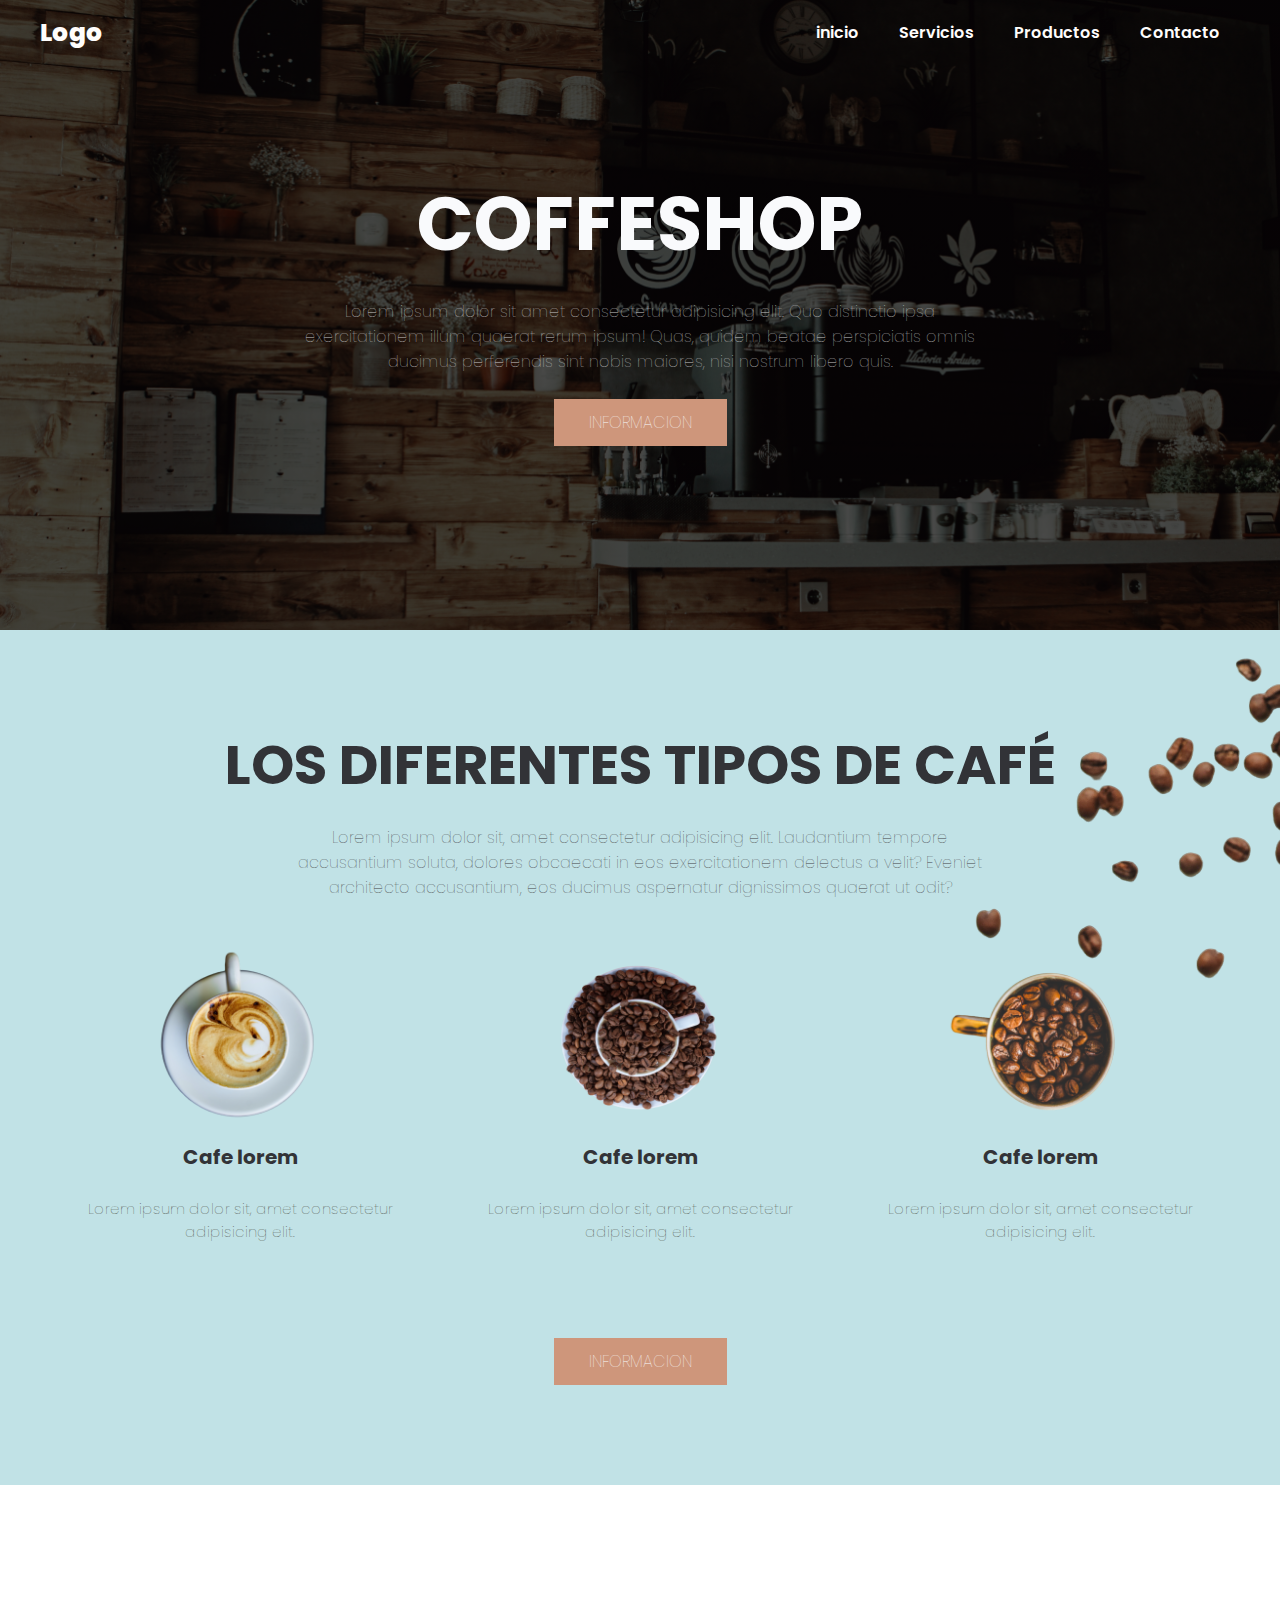
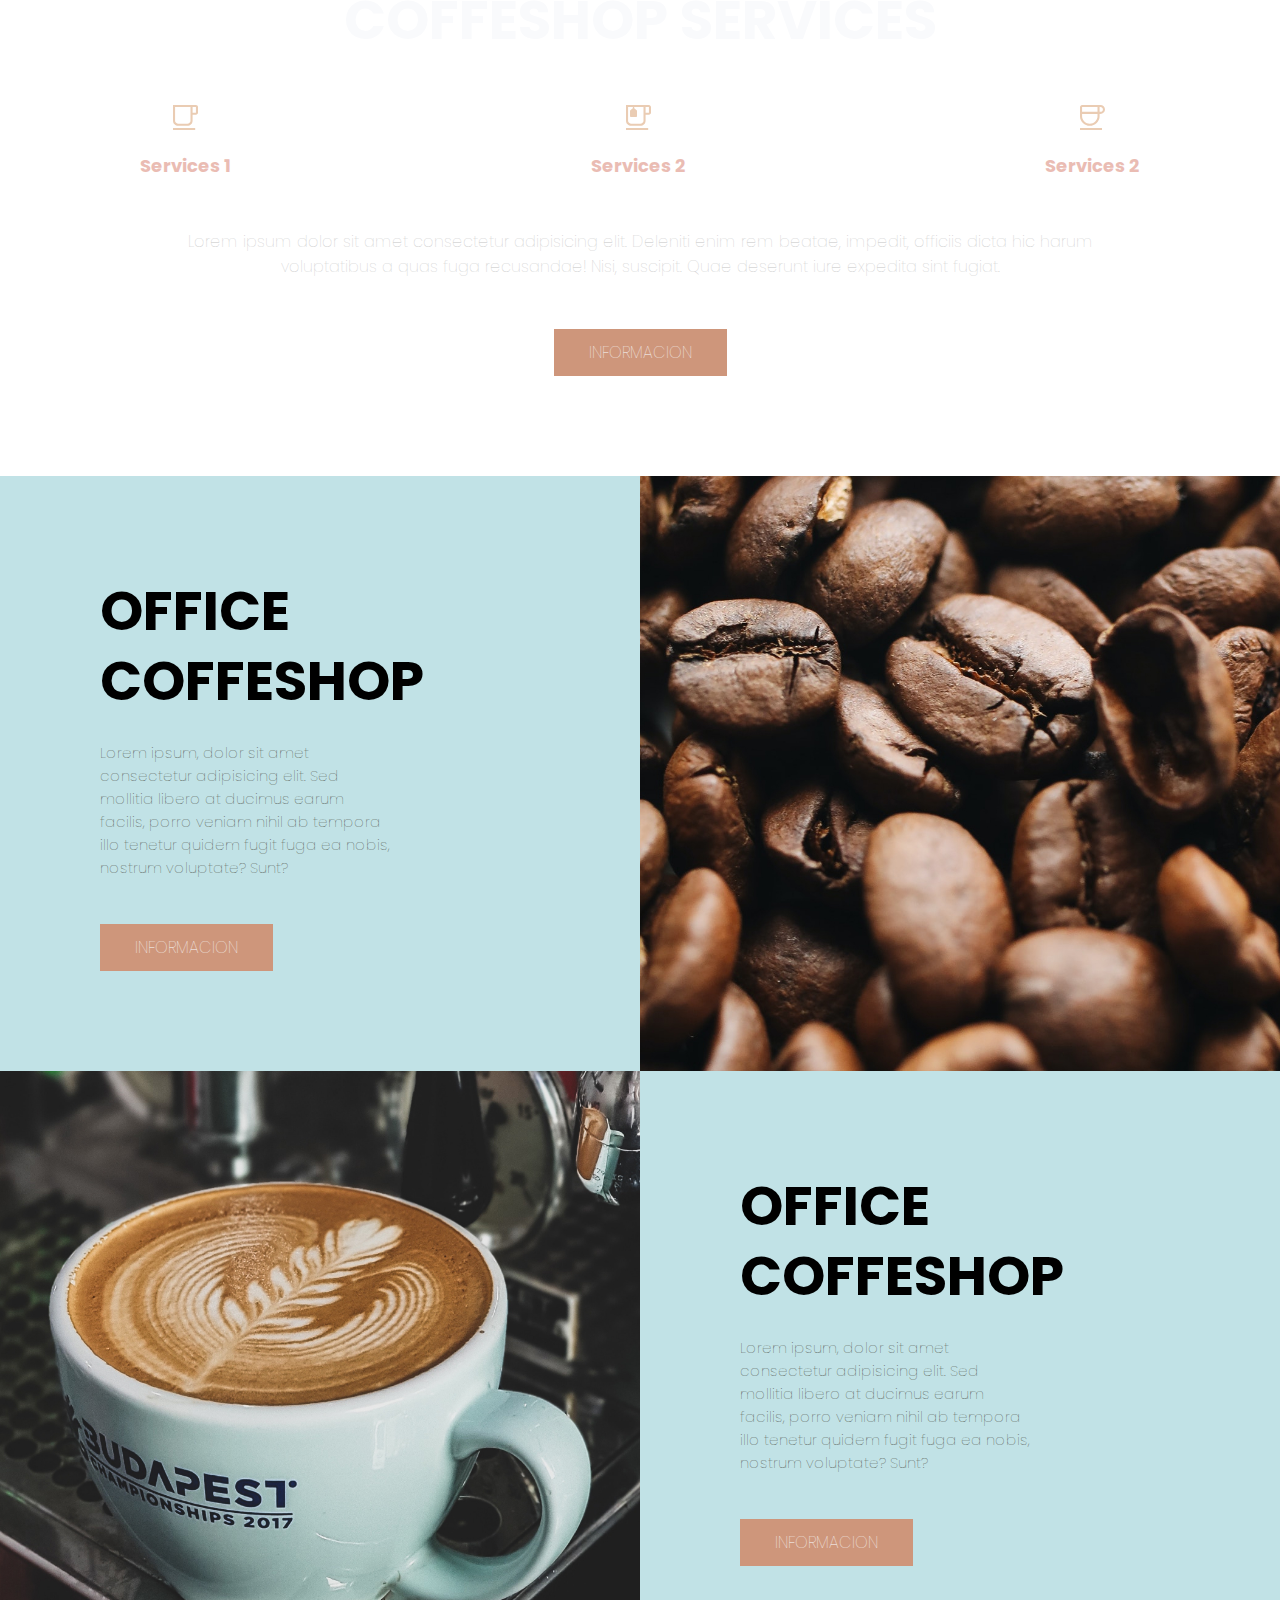
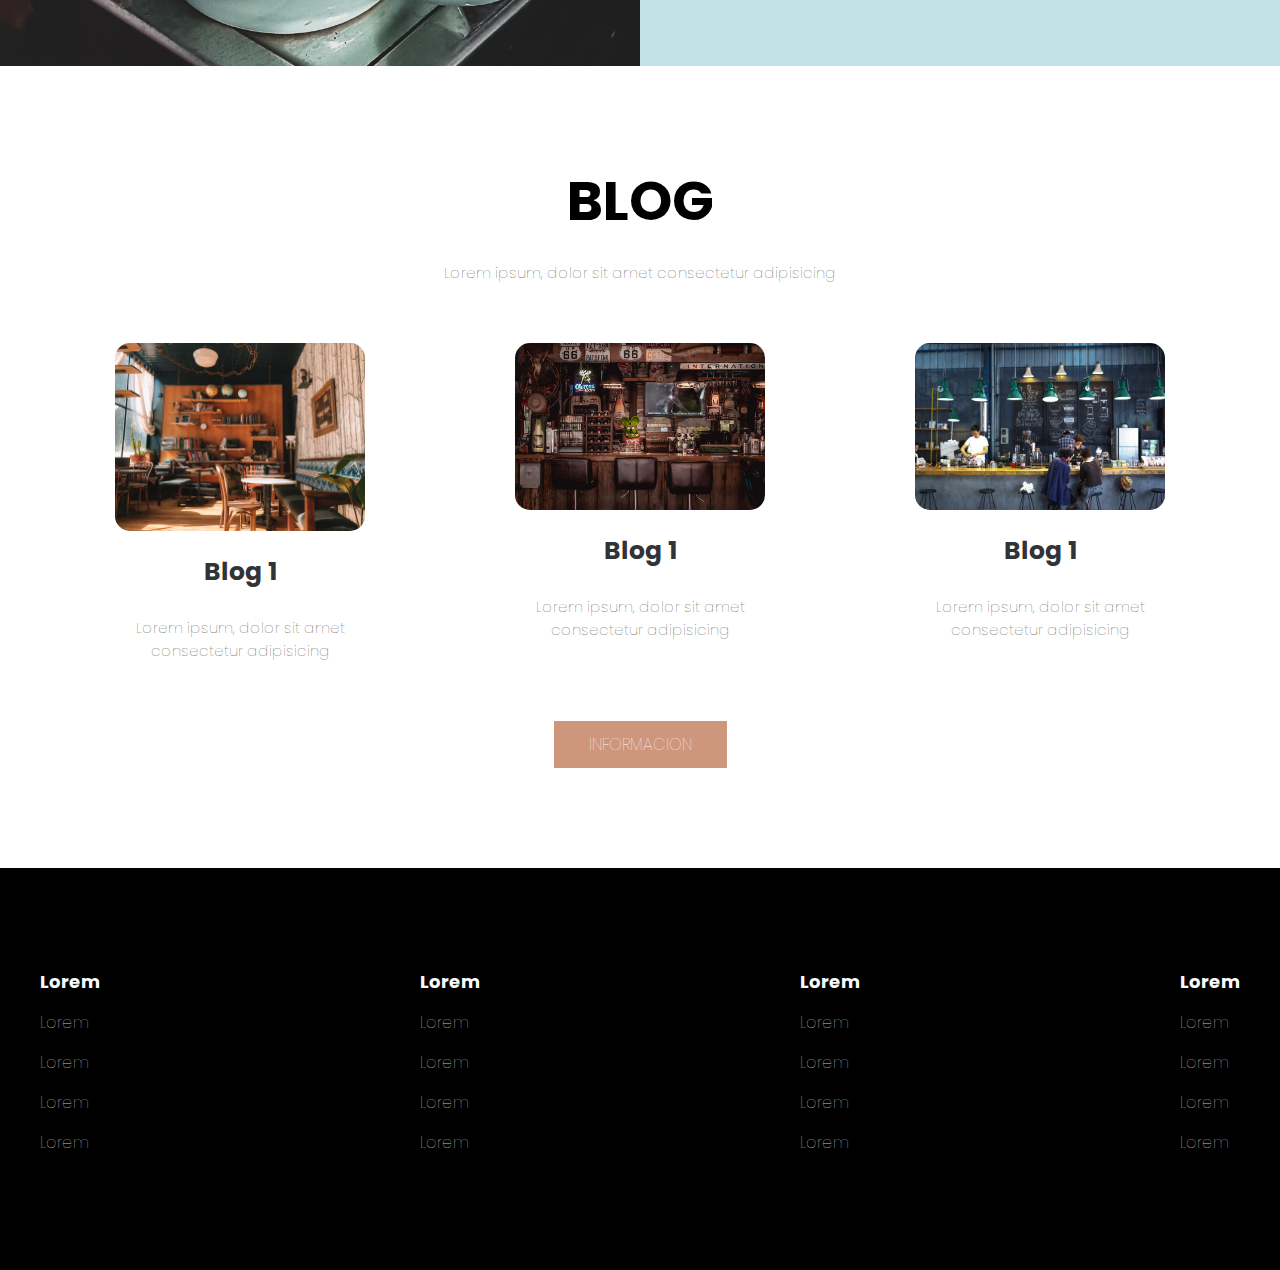
<file: coffeshop/index.html>
<!DOCTYPE html>
<html lang="en">
<head>
    <meta charset="UTF-8">
    <meta name="viewport" content="width=device-width, initial-scale=1.0">
    <title>Coffeshop</title>

<!-- L I N K S -->
<!-- https://www.youtube.com/watch?v=R-yPWuurehs -->
<link rel="stylesheet" href="style.css">

</head>
<body>
<!-- S T A R T - H E A D E R-->
    <header class="header">

<div class="menu container">
    <a href="" class="logo">Logo</a>
    <input type="checkbox" id="menu">
    <label for="menu">
        <img src="imgs/menu.png" class="menu-icono" alt="">
    </label>
    <nav class="navbar">
        <ul>
        <li><a href="">inicio</a></li>
        <li><a href="">Servicios</a></li>
        <li><a href="">Productos</a></li>
        <li><a href="">Contacto</a></li>
        </ul>
    </nav>
</div>

<div class="header-content container">

<h1>Coffeshop</h1>
<p>
    Lorem ipsum dolor sit amet consectetur adipisicing elit. Quo distinctio ipsa exercitationem illum quaerat rerum ipsum! Quas, quidem beatae perspiciatis omnis ducimus perferendis sint nobis maiores, nisi nostrum libero quis.
</p>
<a href="" class="btn-1">Informacion</a>
</div>
    </header>

<!--  S E C T I O N  -->

<section class="coffe">
<img class="coffe-img" src="imgs/bg2.png" alt="">

<div class="coffe-content container">

<h2>Los diferentes tipos de café</h2>
<p class="txt-p">
    Lorem ipsum dolor sit, amet consectetur adipisicing elit. Laudantium tempore accusantium soluta, 
    dolores obcaecati in eos exercitationem delectus a velit? 
    Eveniet architecto accusantium, eos ducimus aspernatur dignissimos quaerat ut odit?
</p>

<div class="coffe-group">

        <div class="coffe-1">
            <img src="imgs/c1.png" alt="">
            <h3>Cafe lorem</h3>
            <p>
            Lorem ipsum dolor sit, amet consectetur adipisicing elit.
            </p>
        </div>

        <div class="coffe-1">
            <img src="imgs/c2.png" alt="">
            <h3>Cafe lorem</h3>
                <p>
                Lorem ipsum dolor sit, amet consectetur adipisicing elit.
                </p>
            </div>

        <div class="coffe-1">
            <img src="imgs/c3.png" alt="">
                <h3>Cafe lorem</h3>
                <p>
                Lorem ipsum dolor sit, amet consectetur adipisicing elit.
                </p>
            </div>

</div>
<a href="#" class="btn-1">Informacion</a>
</div>

</section>

<!-- 
La clase/etiqueta "main" debe de estar solo una vez y
hace referencia al contenido principal 
-->
<main class="services">

<div class="services-content container">

    <h2>Coffeshop Services</h2>

        <div class="services-group">

            <div class="services-1">
                <img src="imgs/i1.svg" alt="">
                <h3>Services 1</h3>
            </div>

            <div class="services-1">
                <img src="imgs/i2.svg" alt="">
                <h3>Services 2</h3>
            </div>

            <div class="services-1">
                <img src="imgs/i3.svg" alt="">
                <h3>Services 2</h3>
            </div>

        </div>

        <p>
            Lorem ipsum dolor sit amet consectetur adipisicing elit. Deleniti enim rem beatae, 
            impedit, officiis dicta hic harum voluptatibus a quas fuga recusandae! Nisi, suscipit. 
            Quae deserunt iure expedita sint fugiat.
        </p>
        <a href="#" class="btn-1">Informacion</a>
</div>
</main>

<section class="general">
    <div class="general-1">
        <h2>Office Coffeshop</h2>
        <p>
            Lorem ipsum, dolor sit amet consectetur adipisicing elit. Sed mollitia libero at ducimus earum facilis,
            porro veniam nihil ab tempora illo tenetur quidem fugit fuga ea nobis, nostrum voluptate? Sunt?
        </p>
        <a href="#" class="btn-1">Informacion</a>
    </div>

    <div class="general-2">
    </div>

</section>

<section class="general">
    <div class="general-3"></div>
    <div class="general-1">
        <h2>Office Coffeshop</h2>
        <p>
            Lorem ipsum, dolor sit amet consectetur adipisicing elit. Sed mollitia libero at ducimus earum facilis,
            porro veniam nihil ab tempora illo tenetur quidem fugit fuga ea nobis, nostrum voluptate? Sunt?
        </p>
        <a href="#" class="btn-1">Informacion</a>
    </div>
</section>

<section class="blog container">

    <h2>Blog</h2>
    <p>
        Lorem ipsum, dolor sit amet consectetur adipisicing
    </p>

    <div class="blog-content">
        <div class="blog-1">
            <img src="imgs/blog1.jpg" alt="">
            <h3>Blog 1</h3>
            <p>
                Lorem ipsum, dolor sit amet consectetur adipisicing
            </p>

        </div>

        <div class="blog-1">
            <img src="imgs/blog2.jpg" alt="">
            <h3>Blog 1</h3>
            <p>
                Lorem ipsum, dolor sit amet consectetur adipisicing
            </p>
        </div>

        <div class="blog-1">
            <img src="imgs/blog3.jpg" alt="">
            <h3>Blog 1</h3>
            <p>
                Lorem ipsum, dolor sit amet consectetur adipisicing
            </p>
        </div>
    </div>

    <a href="#" class="btn-1">Informacion</a>
</section>


<footer class="footer">

    <div class="footer-content container">

<div class="link">

<h3>Lorem</h3>
<ul>
    <li><a href="#">Lorem</a></li>
    <li><a href="#">Lorem</a></li>
    <li><a href="#">Lorem</a></li>
    <li><a href="#">Lorem</a></li>
</ul>

</div>

<div class="link">

    <h3>Lorem</h3>
    <ul>
        <li><a href="#">Lorem</a></li>
        <li><a href="#">Lorem</a></li>
        <li><a href="#">Lorem</a></li>
        <li><a href="#">Lorem</a></li>
    </ul>
    
    </div>

    <div class="link">

        <h3>Lorem</h3>
        <ul>
            <li><a href="#">Lorem</a></li>
            <li><a href="#">Lorem</a></li>
            <li><a href="#">Lorem</a></li>
            <li><a href="#">Lorem</a></li>
        </ul>
        </div>
        <div class="link">

            <h3>Lorem</h3>
            <ul>
                <li><a href="#">Lorem</a></li>
                <li><a href="#">Lorem</a></li>
                <li><a href="#">Lorem</a></li>
                <li><a href="#">Lorem</a></li>
            </ul>
            </div>

    </div>
</footer>
    
</body>
</html>
</file>
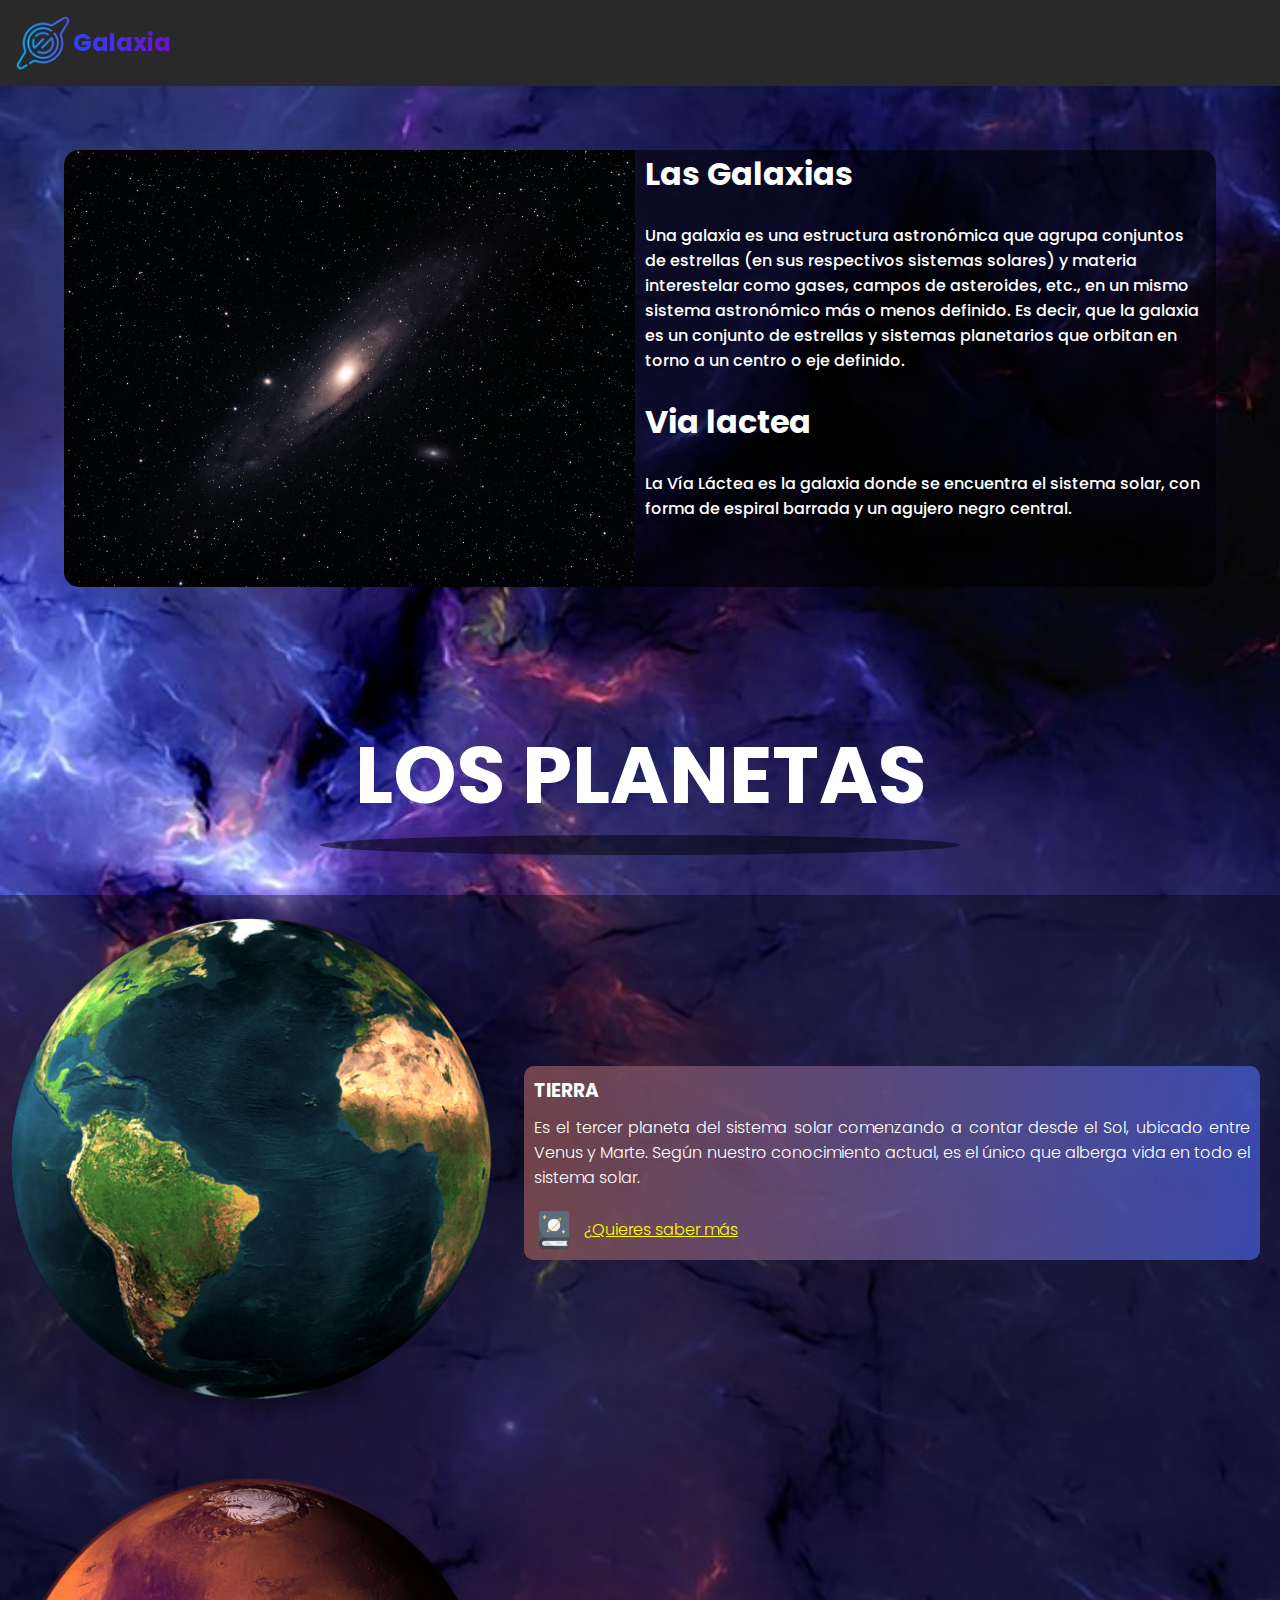
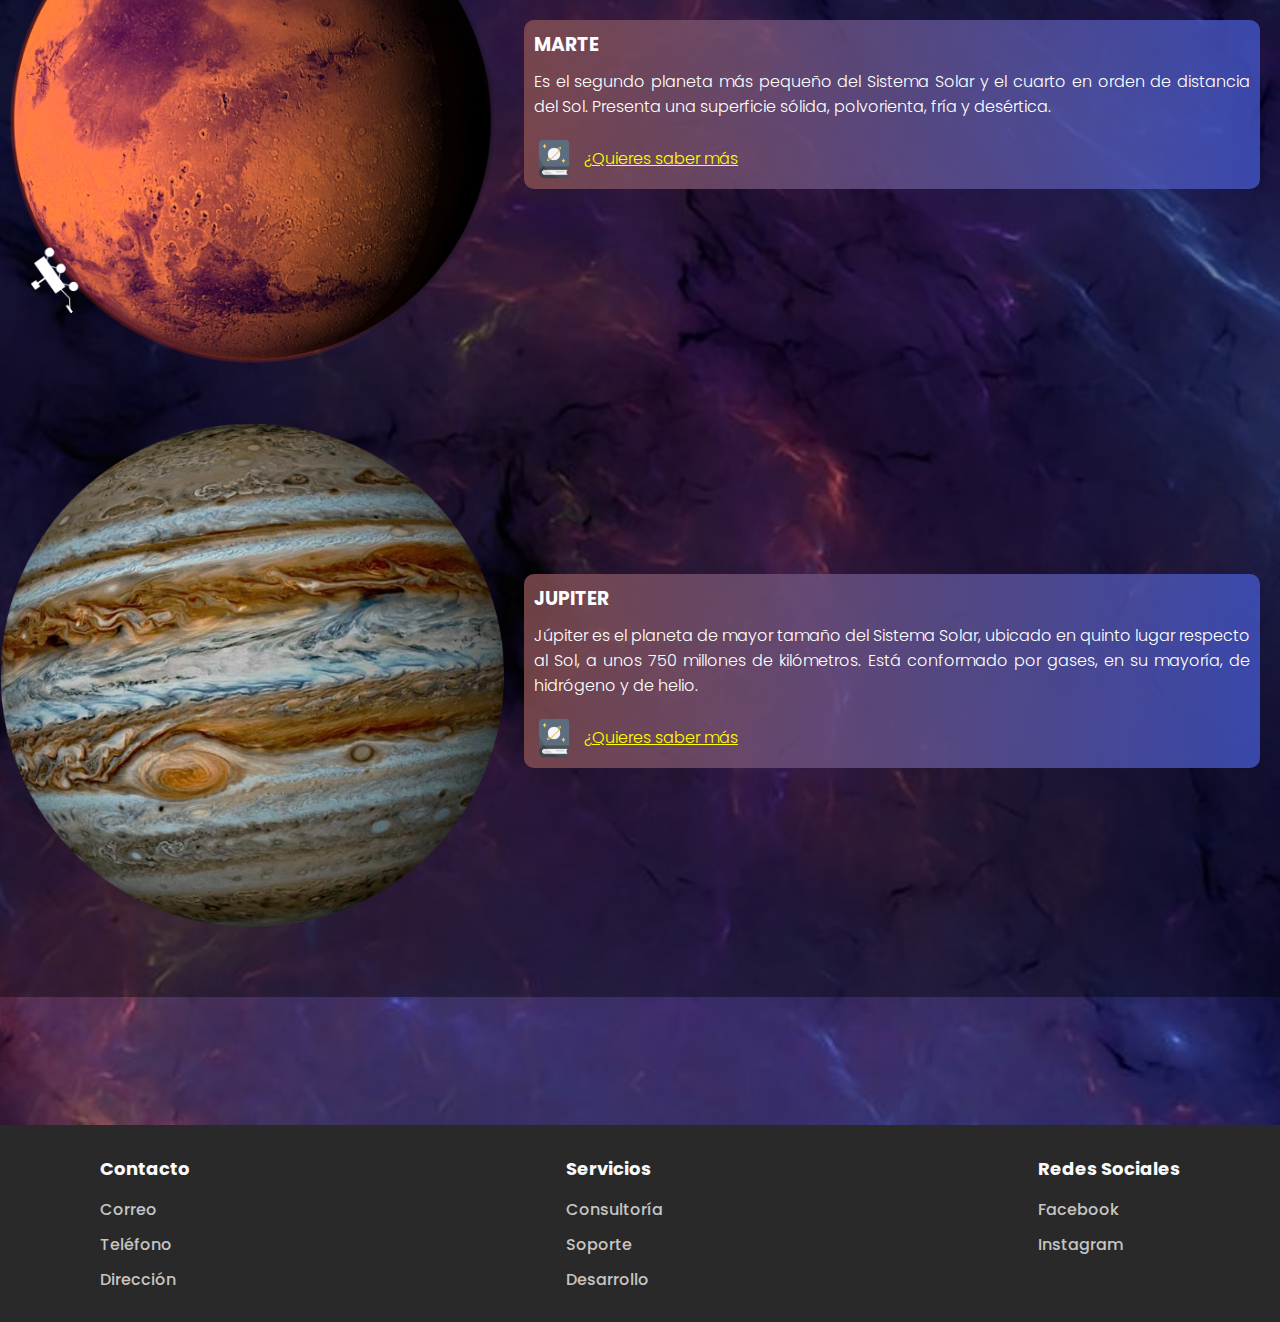
<file: space/index.html>
<!DOCTYPE html>
<html lang="en">
<head>
    <meta charset="UTF-8">
    <meta name="viewport" content="width=device-width, initial-scale=1.0">
    <link rel="stylesheet" href="style.css">
    <link rel="icon" href="imgs/icon3.png">
    <title>La Galaxia</title>
</head>
<body>
    
    <div class="header">

    <div class="menu-container">
        <a href="">
            <img src="imgs/icon3.png" alt="" class="menu-icon">
            <h2>Galaxia</h2>
        </a>
        
    </div>

    </div>

    <div class="content">
        <div class="img-content">
            <img src="imgs/glx2.jpg" alt="">
           
        </div>
        <div class="text">
            <h1>Las Galaxias</h1><br>
            <p>
                Una galaxia es una estructura astronómica que agrupa conjuntos de estrellas (en sus respectivos sistemas solares)
                y materia interestelar como gases, campos de asteroides, etc., en un mismo sistema astronómico más o menos definido. 
                Es decir, que la galaxia es un conjunto de estrellas y sistemas planetarios que orbitan en torno a un centro o eje definido.
            </p> <br>
            <h1>Via lactea</h1><br>
            <p>
                La Vía Láctea es la galaxia donde se encuentra el sistema solar, con forma de espiral barrada y un agujero negro central.
            </p>
        </div>
    </div>


<div class="titulo-planet">
<div class="titulo">
    <h1>Los planetas</h1>
</div>
<div class="sombra">
</div>    
</div>



    <div class="planets-div">
<ul>
    <li>

<div class="planet">
    <img src="imgs/tierra.png" alt="" id="animacion">
        <div class="planet-text">
            <h3>Tierra</h3>
            <p>
                Es el tercer planeta del sistema solar comenzando a contar desde el Sol, ubicado entre Venus y Marte. 
                Según nuestro conocimiento actual, es el único que alberga vida en todo el sistema solar.
            </p>
            <div class="planet-info">
                <a href="#">
                    <img src="imgs/icon1.png" alt="">
                    <p>¿Quieres saber más</p>
                    </a>
            </div>
        </div>
</div> 
</li>
<li>
    <div class="planet">
        <img src="imgs/marte.png" alt="" id="animacion">
            <div class="planet-text">
                <h3>Marte</h3>
                <p>
                    Es el segundo planeta más pequeño del Sistema Solar y el cuarto en orden de distancia del Sol. 
                    Presenta una superficie sólida, polvorienta, fría y desértica.
                </p>
                <div class="planet-info">
                    <a href="#">
                        <img src="imgs/icon1.png" alt="">
                        <p>¿Quieres saber más</p>
                        </a>
                </div>
            </div>
    </div> </li>

    <div class="planet">
        <img src="imgs/jupiter.png" alt="" id="animacion">
            <div class="planet-text">
                <h3>Jupiter</h3>
                <p>
                    Júpiter es el planeta de mayor tamaño del Sistema Solar, ubicado en quinto lugar respecto al Sol, a unos 750 millones de kilómetros. 
                    Está conformado por gases, en su mayoría, de hidrógeno y de helio.
                </p>
                <div class="planet-info">
                    <a href="#">
                        <img src="imgs/icon1.png" alt="">
                        <p>¿Quieres saber más</p>
                        </a>
                </div>
            </div>
    </div> </li>
    
</ul>

    </div>

    <footer>
        <div class="footer-content">
            <div class="link">
                <h3>Contacto</h3>
                <ul>
                    <li><a href="#">Correo</a></li>
                    <li><a href="#">Teléfono</a></li>
                    <li><a href="#">Dirección</a></li>
                </ul>
            </div>
            <div class="link">
                <h3>Servicios</h3>
                <ul>
                    <li><a href="#">Consultoría</a></li>
                    <li><a href="#">Soporte</a></li>
                    <li><a href="#">Desarrollo</a></li>
                </ul>
            </div>
            <div class="link">
                <h3>Redes Sociales</h3>
                <ul>
                    <li><a href="#">Facebook</a></li>
                    <li><a href="#">Instagram</a></li>
                </ul>
            </div>
        </div>
    </footer>
    

</body>
</html>
</file>
<file: coffeshop/style.css>
@import url('https://fonts.googleapis.com/css2?family=Poppins:ital,wght@0,100;0,200;0,300;0,400;0,500;0,600;0,700;0,800;0,900;1,100;1,200;1,300;1,400;1,500;1,600;1,700;1,800;1,900&display=swap');

/* REINICIAR CSS*/
*{
    margin: 0; 
    padding: 0;
    box-sizing: border-box; /*APLICAR PADDING*/
    text-decoration: none; /* QUITAR LINEAS DE ENLACES*/
    list-style: none; /*QUITAR LAS "BOLITAS" DE LISTAS*/
}

body {
    font-family: "Poppins", sans-serif;
    font-weight: 100;
    font-style: normal;
  }

  .container{
    max-width: 1200px;
    margin: 0 auto;
  }

  /* h e a d e r */
  .header{
    background-image: linear-gradient(
        rgba(0,0,0,0.7),
        rgba(0,0,0,0.7)),
        url(imgs/bg.jpg);

        background-position: center bottom;
        background-repeat: no-repeat;
        background-size: cover;
        min-height: 70vh;
        display: flex;
        align-items: center;
  }

  .menu{
    position: absolute;
    top: 0;
    left: 0;
    right: 0;
    display: flex;
    align-items: center;
    justify-content: space-between;
  }

  .logo {
    color: #fffdfc; /* cambiar color*/
    font-size: 25px; /* cambiar tamaño*/
    font-weight: 800; /* cambiar grosor*/
  }

.menu .navbar ul li {
    position: relative; /* posicion relativa */
    float: left;
}

.menu .navbar ul li a{
    position: relative;  
    padding: 20px;
    color: #fffdfc;
    display: block; /*El padding se coloca bien*/
    font-weight: 600;
} 


.menu .navbar ul li a:hover{
    color: #ce967b;
}

#menu{
    display:none ;
}

.menu-icon {
    width: 25px;
}

.menu label{
    cursor: pointer;
    display: none;
}

.header-content{
    text-align: center; /*centra el texto de coffeshop*/
}

.header-content h1{
    font-size: 75px;
    line-height: 80px;
    color: #f9fafc;
    text-transform: uppercase; /*cambiar texto a mayus*/
    margin-bottom: 35px;
}

.header-content p{
    font-size: 16px;
    color: #c5c5c5;
    padding: 0 250px;
    margin-bottom: 25px;
}


/*botones*/

.btn-1{
    display: inline-block; /*Aplicamos para colocar bien el margin*/
    padding: 11px 35px;
    background-color: #ce967b;
    color: #f9fafc;
    text-transform: uppercase;
}
/*la propiedad hover es una interaccion con el mouse*/
.btn-1:hover{
    background-color: #ebad8d;
}

/* SECCION DE CAFE*/

.coffe{
    padding: 100px 0;
    background-color: #c1e2e6;
    position: relative;
}

.coffe-content{
    text-align: center;
}

.coffe-content h2{
    font-size: 55px;
    line-height: 70px;
    color:#323337;
    text-transform: uppercase;
    margin-bottom: 15px;
}

.txt-p{
    font-size: 16px;
    color:#414247;
    padding: 0 250px;
    margin-bottom: 35px;
}

.coffe-group{
    display:flex;
    justify-content: space-between;
    margin-bottom: 50px;
}

.coffe-1{
    padding: 0 25px;
}

.coffe-1 img{
    width: 200px;
}

.coffe-img{
    position: absolute;
    top: 0;
    right: 0;
}

.coffe-1 h3{
    color: #323337;
    font-size: 20px;
    margin-bottom: 15px;
}

/* SECCION DE SERVICIOS*/

.services{
    background-image: linear-gradient(
        rgba(0,0,0,0.7),
        rgba(0,0,0,0.7)
    ),
    url(imgs/bg2.jpg);
    background-position: center center;
    background-repeat: no-repeat;
    background-size: cover;
    background-attachment: fixed; /* efecto de imagen pillada*/
    padding: 100px 0;
}

.services-content{
    text-align: center;
}

.services-content h2{
    font-size: 55px;
    line-height: 70px;
    color:#f9fafc;
    text-transform: uppercase;
    margin-bottom: 50px;
}

.services-content p{
    font-size: 16px;
    color: #c5c5c5;
    margin-bottom: 50px;
    padding: 0 100px;
}

.services-group{
    display: flex;
    justify-content: space-between;
    margin-bottom: 50px;
}

.services-1 {
    padding: 0 100px;
}
.services-1 img{
    width: 25px;
    margin-bottom: 15px;
}

.services-1 h3{
    color:#eabcb3;
    font-size: 18px;
}

.general{
    display: flex;
}

.general-1 {
    width: 50%;
    padding: 100px 250px 100px 100px;
    background-color: #c1e2e6;

}

.general-2 {
    background-image: url(imgs/coffe-1.jpg);
    background-position: center center;
    background-repeat: no-repeat;
    background-size: cover;
    width: 50%;
}
.general-3 {
    background-image: url(imgs/coffee-2.jpg);
    background-position: center center;
    background-repeat: no-repeat;
    background-size: cover;
    width: 50%;
}

h2{
    font-size: 55px;
    line-height: 70px;
    text-transform: uppercase;
    margin-bottom: 20px;
}

p{
    font-size: 15px;
    color: #414237;
    margin: 25px 0 45px 0;
}

.blog{
    padding: 100px 0;
    text-align: center;
}

.blog-content{
    display: flex;
    justify-content: space-between;

}

.blog-1{
    padding: 14px 55px;
}

.blog-1 img{
    width: 250px;
    border-radius: 15px;
    margin-bottom: 15px;
}

.blog-1 h3{
    font-size: 25px;
    color:#323337;
}


/*footer*/

.footer {
    padding: 100px 0;
    background-color: #000000;
}

.footer-content{
    display: flex;
    justify-content: space-between;
}

.link h3{
    font-size: 18px;
    color: #f9fafc;
    margin-bottom: 15px;
}

.link a{
    font-size: 16px;
    color: #c5c5c5;
    display: block;
    margin-bottom: 15px;
}


/*responsive*/

@media(max-width:991px){
    .menu{
        padding: 30px;
    }

    .menu label{
        display: initial;
    }

    .menu .navbar{
        position: absolute;
        top: 	100%;
        left: 0;
        right: 0;
        background: #323337;
        display: none;
    }

    .menu .navbar ul li{
        width: 100%;
    }

    #menu.chacked ~ .navbar{
        display: initial;
    }

    .header{
        min-height: 0vh;
    }

    .header-content{
        padding: 100px 30px;
    }

    .header-content p {
        padding: 0;
    }

    .coffe {
        padding: 30px;
    }

    .coffe-content{
        padding: 0;
    }

    .txt-p{
        padding: 0;
    }
    .coffe-group{
        flex-direction: column;
        margin-bottom: 0;
    }

    .coffe-img{
        display: none;
    }

    .services{
        padding: 30px;
    }

    .services-content p{
        padding: 0;

    }

    .services-group{
        flex-direction: column;
        margin-bottom: 0;
    }

    .services-1{
        margin-bottom: 25px;
    }

.general{
    flex-direction: column;

}

.general-1{
    width: 100%;
    padding: 30px;
    text-align: center;
}

.general-2,.general-3{
    display: none;
}

.blog-content{
    flex-direction: column;
}

.blog-1{
    padding: 0;
}

.footer{
    padding: 30px;
}

.footer-content{
    flex-direction: column;
    text-align: center;
}

}
</file>
<file: space/style.css>
@import url('https://fonts.googleapis.com/css2?family=Poppins:ital,wght@0,100;0,200;0,300;0,400;0,500;0,600;0,700;0,800;0,900;1,100;1,200;1,300;1,400;1,500;1,600;1,700;1,800;1,900&display=swap');
*{
    margin: 0px;
    padding: 0px;
    box-sizing: border-box;
    text-decoration: none;
}

body{
    font-family: "Poppins", sans-serif;
    font-weight: 100;
    font-style: normal;
    background-image: url(imgs/bg1.jpg);
    background-repeat: no-repeat;
    background-size: cover;
    background-position: center;
}


.header{
    width: 100%;
    min-height: 50px;
    background-color: rgb(41, 41, 41);
    display: flex;
    padding: 1%;
    margin-bottom: 5%;
}

.header a{
    display: flex;
    align-items: center;
}

.header h2{
    background-color: #ccc;
    background: linear-gradient(90deg,#2d44f7,rgb(112, 15, 204));
    -webkit-text-fill-color: 
    transparent;
    -webkit-background-clip: text;
}

.menu-icon{
    width: 60px;
}


/* content */

.content{
    width: 90%;
    margin: auto;
    display: flex;
    margin-bottom: 10%;
    overflow: hidden;
}
.img-content{
    display: flex;
    width: 100%;
}

.content img{
    border-top-left-radius: 15px;
    border-bottom-left-radius: 15px;
    width: 100%;
    display: flex;
}
.text{
    padding-left: 10px;
    padding-right: 10px;
    padding-bottom: 10px;
    width: 100%;
    background-color: rgba(0, 0, 0, 0.568);
    border-top-right-radius: 15px; 
    border-bottom-right-radius: 15px;
}

.text p,h1{
    color: white;
}

.text p{
    display: flex;
    font-weight: 500;
    font-size: 100%;
}

/* Titulo planets*/


.titulo-planet{
    text-align: center;
    text-transform: uppercase;
    font-size: 40px;
    margin-bottom: 40px;
}

.sombra{
    margin: auto;
    text-align: center;
    width: 50%;
    min-height: 20px;
    border-radius: 100%;
    background-color: rgba(0, 0, 0, 0.5);
}

/* PLANETS */

.planets-div{
    background: linear-gradient(90deg,rgba(0, 0, 0, 0.4),rgba(0, 0, 0, 0.4));
    width: 100%;
    margin: auto;
    padding-top: 20px;
    padding-right: 20px;
    padding-bottom: 20px;
    margin-bottom: 10%;
}

.planets-div li{
    margin-bottom: 20px;
}

.planet{
    display: flex;
    width: 100%;
    margin-bottom: 50px;
}

.planet img{
    width: 40%;
    min-height: auto;
    
}

.planet #animacion{
    animation: levitar 3s ease-in-out infinite;
}

.planet-text{
    width: 80%;
    margin-top: 12%;
    margin-left: 20px;
    height: 60%;
    padding: 10px 10px 10px 10px;
        background: linear-gradient(90deg,rgba(136, 81, 81, 0.8),rgba(67, 86, 199, 0.8));
    border-radius: 10px;
    text-align: justify;
}

.planet-text h3{
    color: white;
    margin-bottom: 10px;
    text-transform: uppercase;
}
.planet-text p{
    color: white;
    display: flex;
    font-weight: 350;
}

.planet-info img{
width: 40px;
}
    

.planet-info a{
    margin-top: 20px;
    width: 30%;
    display: flex;
}

.planet-info p{
margin-left: 10px;
color: yellow;
align-items: center;
text-decoration: underline;
}

.planet-info p:hover{
color: white;
}

/*Levitación de planetas */

@keyframes levitar {
    0% {
        transform: translateY(0);
    }
    50% {
        transform: translateY(-12px); /* Sube 10px */
    }
    100% {
        transform: translateY(0); /* Vuelve a la posición inicial */
    }
}



/* footer */

footer{
    padding: 100px;
    background-color:rgb(41, 41, 41);
    padding-top: 20px;
    padding-bottom: 20px;
}

.footer-content{
    display: flex;
    justify-content: space-between;
}

.link h3{
    font-size: 18px;
    color: #f9fafc;
    margin-bottom: 15px;
    margin-top: 10px;
}

.link ul {
    list-style-type: none;
    padding-left: 0;
}

.link a{
    color: #c5c5c5;
    display: block;
    margin-bottom: 10px;
    font-weight: 500;
}

.link a:hover{
    color: rgb(112, 15, 204);
}

            /*  Responsive */

@media(max-width:991px){

    /*content*/
    .content{
        display: block;
        align-items: center;
        width: 100%;
        margin-bottom: 10%;
        padding: 10px;
    }

    .img-content{
        width: 100%;
    }
    .text{
        margin-top: 10px;
        width: 100%;
        background-color: rgba(0, 0, 0, 0.568);
        border-radius: 15px;
        font-size: 14px;
    }

    
.content img{
border-radius: 15px;
    width: 100%;
    display: flex;
}

    /*Planet section*/

    .titulo-planet{
        text-align: center;
        text-transform: uppercase;
        font-size: 20px;
        margin-bottom: 40px;
    }
    
    .sombra{
        margin: auto;
        text-align: center;
        width: 50%;
        min-height: 20px;
        border-radius: 100%;
        background-color: rgba(0, 0, 0, 0.5);
    }

/*Planet*/
    .planet #animacion{
        margin-left: 18%;
        width: 70%;
        height: 10%;
    }

    .planet {
        display: block;
        align-items: center;
    }
    .planets-div{
    align-items: center;
    }

    .planet-text{
        width: 95%;
        margin-top: 12%;
    }

    .planet-info a{
        width: 65%;
    }

    /*footer*/

    footer{
        padding: 10px;
        background-color:rgb(41, 41, 41);
        padding-top: 20px;
        padding-bottom: 20px;
    }

}
</file>
